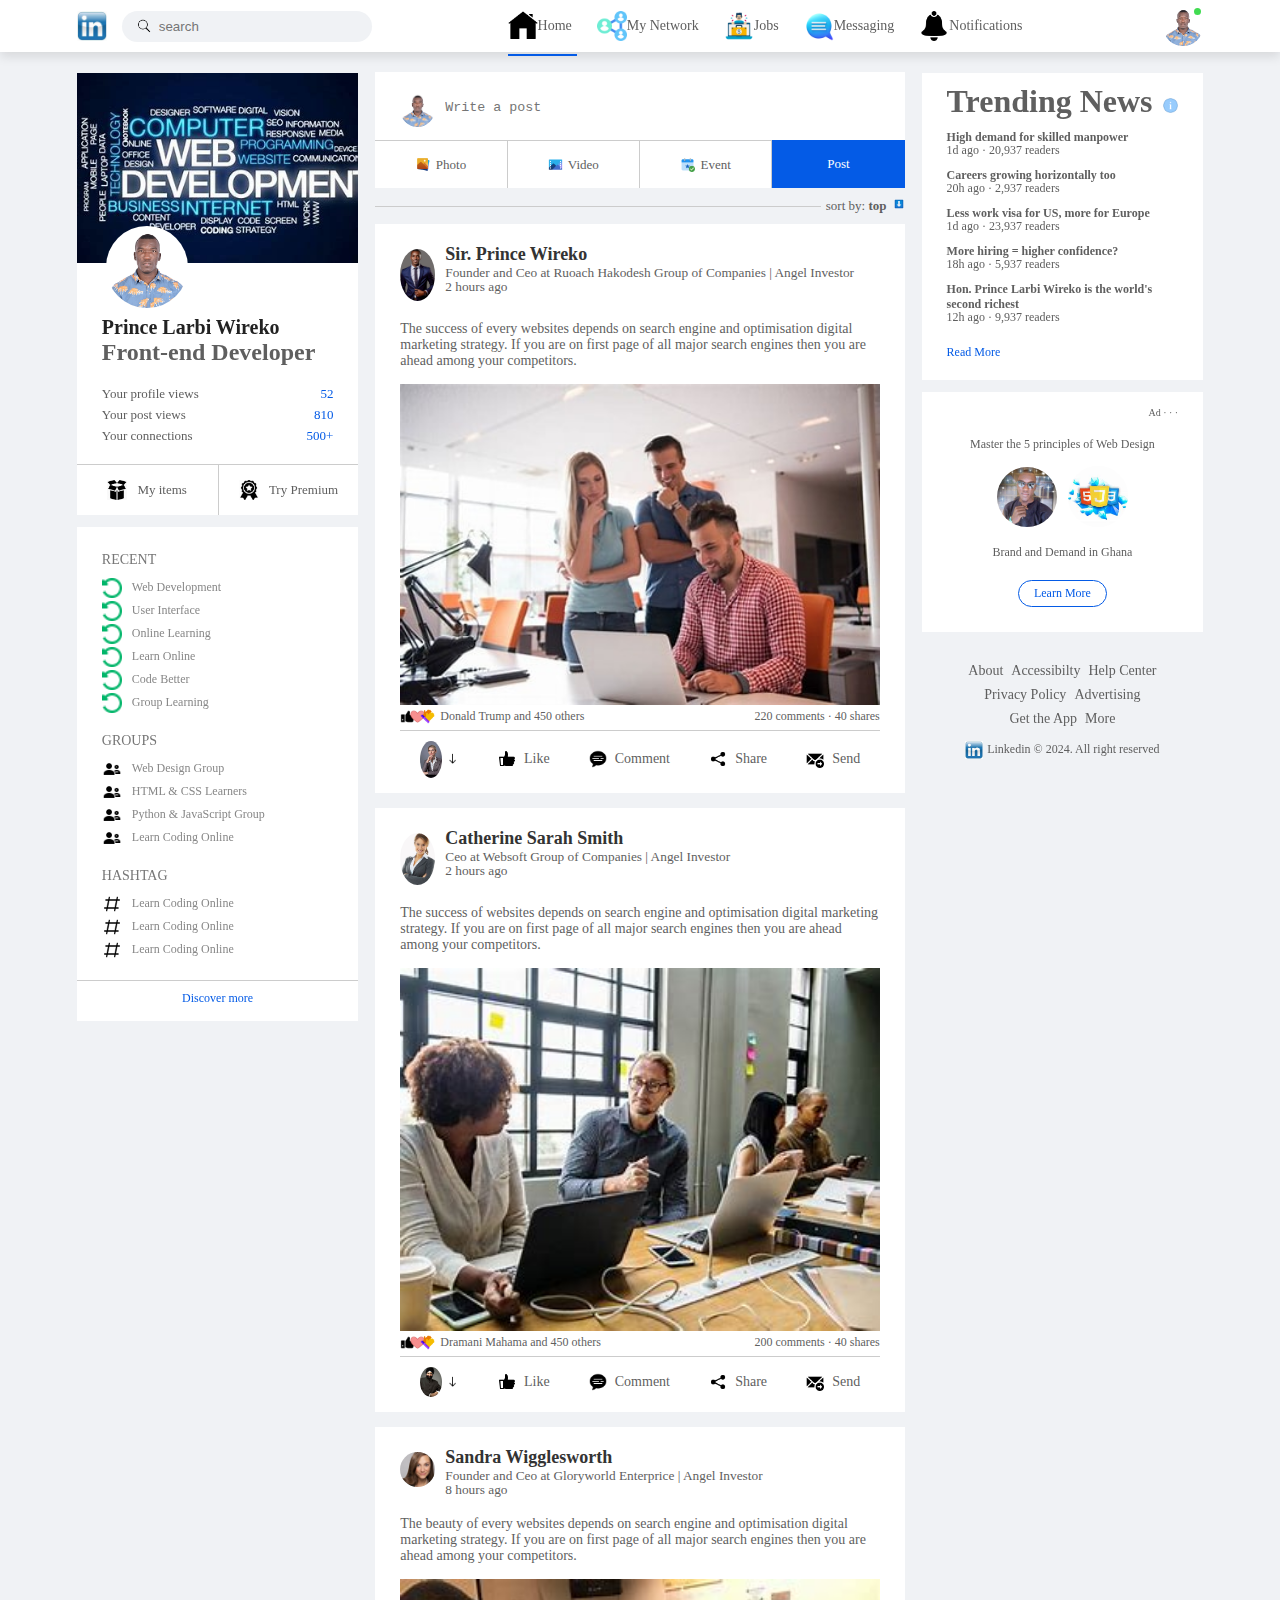
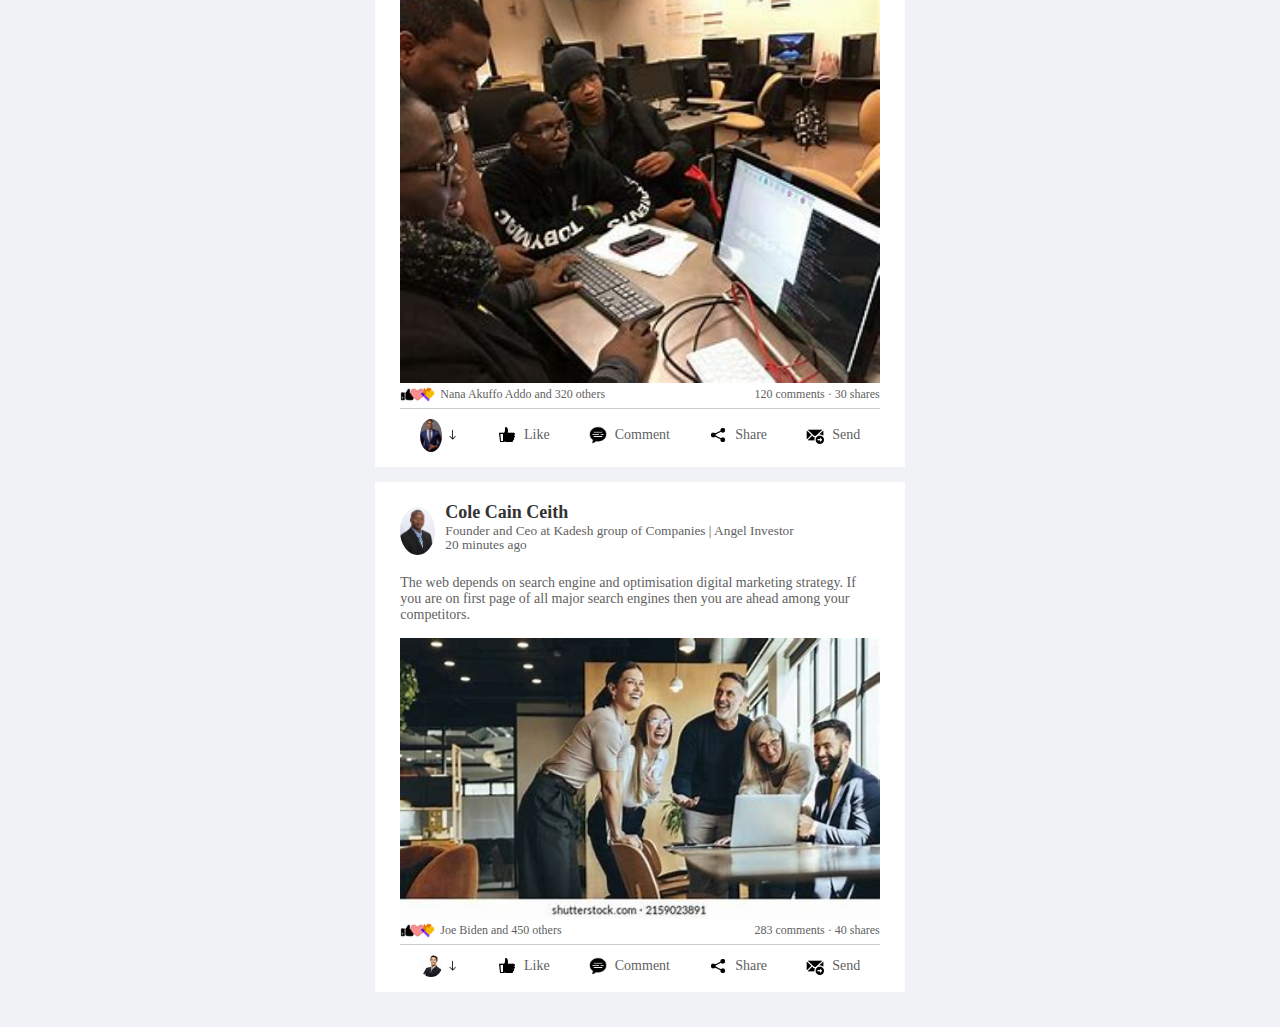
<file: index.html>
<!DOCTYPE html>
<html lang="en">
<head>
    <meta charset="UTF-8">
    <meta http-equiv="X-UA-Compatible" content="ie=edge">
    <meta name="viewport" content="width=device-width, initial-scale=1.0">
    <title>Social Linkedin Website</title>
    <link rel="stylesheet" href="style.css">
</head>
<body>

    <nav class="navbar">
        <div class="navbar-left">
            <a href="index.html" class="logo"><img src="images/logo2.jpg"></a>

            <div class="search-box">
                <img src="images/search.png">
                <input type="text" placeholder="search">
            </div>

        </div>
        <div class="navbar-center">
            <ul>
               <li><a href="#" class="active-link"><img src="images/home.png"><span>Home</span></a></li>
               <li><a href="#"><img src="images/connections.png"><span>My Network</span></a></li>
               <li><a href="#"><img src="images/jobs.png"><span>Jobs</span></a></li>
               <li><a href="#"><img src="images/message.png"><span>Messaging</span></a></li>
               <li><a href="#"><img src="images/notification.png"><span>Notifications</span></a></li>
            </ul>
        </div>
        <div class="navbar-right">
            <div class="online">
                <img src="images/USA Passport Pic .JPG" class="nav-profile-img" onclick="toggleMenu()">
            </div>
        </div>

        <!-- profile-drop-down-menu -->
        <div class="profile-menu-wrap" id="profileMenu">
            <div class="profile-menu">
                <div class="user-info">
                    <img src="images/USA Passport Pic .JPG">
                    <div>
                        <h3>Prince Larbi Wireko</h3>
                        <a href="profile.html">See your profile</a>
                    </div>
                </div>
                <hr>
                <a href="#" class="profile-menu-link">
                    <img src="images/feedback.png">
                    <p>Give feedback</p>
                    <span>></span>
                </a>
                <a href="#" class="profile-menu-link">
                    <img src="images/setting2.png">
                    <p>Setting & Privacy</p>
                    <span>></span>
                </a>
                <a href="#" class="profile-menu-link">
                    <img src="images/help.png">
                    <p>Help & Support</p>
                    <span>></span>
                </a>
                <a href="#" class="profile-menu-link">
                    <img src="images/display1.png">
                    <p>Display & Accessibilty</p>
                    <span>></span>
                </a>
                <a href="#" class="profile-menu-link">
                    <img src="images/logout.png">
                    <p>Logout</p>
                    <span>></span>
                </a>

            </div>
        </div>
    </nav>
    <!-- navbar close -->

<div class="container">
    <!-- left-sidebar -->
    <div class="left-sidebar">
        <div class="sidebar-profile-box">
            <img src="images/cover-pic5.jpg" width="100%">
            <div class="sidebar-profile-info">
                <img src="images/USA Passport Pic .JPG">
                <h1>Prince Larbi Wireko</h1>
                <h2>Front-end Developer</h2>
                <ul>
                    <li>Your profile views<span>52</span></li>
                    <li>Your post views<span>810</span></li>
                    <li>Your connections<span>500+</span></li>
                </ul>
            </div>
            <div class="sidebar-profile-link">
                <a href="#"><img src="images/items.jpg">My items</a>
                <a href="#"><img src="images/premium.jpg"> Try Premium</a>
            </div>
        </div>

        <div class="sidebar-activity" id="sidebarActivity">
            <h3>RECENT</h3>
            <a href="#"><img src="images/recent3.png" >Web Development</a>
            <a href="#"><img src="images/recent3.png" >User Interface</a>
            <a href="#"><img src="images/recent3.png" >Online Learning</a>
            <a href="#"><img src="images/recent3.png" >Learn Online</a>
            <a href="#"><img src="images/recent3.png" >Code Better</a>
            <a href="#"><img src="images/recent3.png" >Group Learning</a>
            <h3>GROUPS</h3>
            <a href="#"><img src="images/Group.png" >Web Design Group</a>
            <a href="#"><img src="images/Group.png" >HTML & CSS Learners</a>
            <a href="#"><img src="images/Group.png" >Python & JavaScript Group</a>
            <a href="#"><img src="images/Group.png" >Learn Coding Online</a>
            <h3>HASHTAG</h3>
            <a href="#"><img src="images/Hashtag.png" >Learn Coding Online</a>
            <a href="#"><img src="images/Hashtag.png" >Learn Coding Online</a>
            <a href="#"><img src="images/Hashtag.png" >Learn Coding Online</a>
            <div class="discover-more-link">
                <a href="#">Discover more</a>
            </div>
        </div>

        <p id="showMoreLink" onclick="toggleActivity()">Show more <b>+</b></p>
    </div>
    <!-- main-content -->
    <div class="main-content">

        <div class="create-post">
            <div class="create-post-input">
                <img src="images/USA Passport Pic .JPG">
                <textarea rows="2" placeholder="Write a post"></textarea>
            </div>
            <div class="create-post-links">
                <li><img src="images/photo.png">Photo</li>
                <li><img src="images/video.png">Video</li>
                <li><img src="images/event.png">Event</li>
                <li>Post</li>
            </div>
        </div>
        <div class="sort-by">
            <hr>
            <p>sort by: <span>top <img src="images/down-arrow2.png"></span></p>
        </div>

        <div class="post">
            <div class="post-author">
                <img src="images/new look.jpg">
                <div>
                    <h1>Sir. Prince Wireko</h1>
                    <small>Founder and Ceo at Ruoach Hakodesh Group of Companies | Angel Investor</small>
                    <small>2 hours ago</small>
                </div>
            </div>
            <p>The success of every websites depends on search engine and optimisation
                digital marketing strategy. If you are on first page of all major search 
                engines then you are ahead among your competitors.
            </p>
            <img src="images/websiteimage.jpg" width="100%">

            <div class="post-stats">
                <div>
                    <img src="images/thumbsup2.png">
                    <img src="images/love.png">
                    <img src="images/clap.png">
                    <span class="liked-users">Donald Trump and 450 others</span>
                </div>
                <div>
                    <span>220 comments &middot; 40 shares</span>
                </div>
            </div>
            <div class="post-activity">
                <div>
                    <img src="images/user23.jpg" class="post-activity-user-icon">
                    <img src="images/down234.png" class="post-activity-arrow-icon">
                </div>
                <div class="post-activity-link">
                    <img src="images/liked.png">
                    <span>Like</span>
                </div>
                <div class="post-activity-link">
                    <img src="images/comment.png">
                    <span>Comment</span>
                </div>
                <div class="post-activity-link">
                    <img src="images/Share.png">
                    <span>Share</span>
                </div>
                <div class="post-activity-link">
                    <img src="images/send.png">
                    <span>Send</span>
                </div>
            </div>
        </div>

        <div class="post">
            <div class="post-author">
                <img src="images/busnesswoman2.jpg">
                <div>
                    <h1>Catherine Sarah Smith</h1>
                    <small>Ceo at Websoft Group of Companies | Angel Investor</small>
                    <small>2 hours ago</small>
                </div>
            </div>
            <p>The success of websites depends on search engine and optimisation
                digital marketing strategy. If you are on first page of all major search 
                engines then you are ahead among your competitors.
            </p>
            <img src="images/websiteworker.jpg" width="100%">

            <div class="post-stats">
                <div>
                    <img src="images/thumbsup2.png">
                    <img src="images/love.png">
                    <img src="images/clap.png">
                    <span class="liked-users">Dramani Mahama and 450 others</span>
                </div>
                <div>
                    <span>200 comments &middot; 40 shares</span>
                </div>
            </div>
            <div class="post-activity">
                <div>
                    <img src="images/businessmogul.jpg" class="post-activity-user-icon">
                    <img src="images/down234.png" class="post-activity-arrow-icon">
                </div>
                <div class="post-activity-link">
                    <img src="images/liked.png">
                    <span>Like</span>
                </div>
                <div class="post-activity-link">
                    <img src="images/comment.png">
                    <span>Comment</span>
                </div>
                <div class="post-activity-link">
                    <img src="images/Share.png">
                    <span>Share</span>
                </div>
                <div class="post-activity-link">
                    <img src="images/send.png">
                    <span>Send</span>
                </div>
            </div>
        </div>

        <div class="post">
            <div class="post-author">
                <img src="images/user24.jpg">
                <div>
                    <h1>Sandra Wigglesworth</h1>
                    <small>Founder and Ceo at Gloryworld Enterprice | Angel Investor</small>
                    <small>8 hours ago</small>
                </div>
            </div>
            <p>The beauty of every websites depends on search engine and optimisation
                digital marketing strategy. If you are on first page of all major search 
                engines then you are ahead among your competitors.
            </p>
            <img src="images/websitecyber.jpg" width="100%">

            <div class="post-stats">
                <div>
                    <img src="images/thumbsup2.png">
                    <img src="images/love.png">
                    <img src="images/clap.png">
                    <span class="liked-users">Nana Akuffo Addo and 320 others</span>
                </div>
                <div>
                    <span>120 comments &middot; 30 shares</span>
                </div>
            </div>
            <div class="post-activity">
                <div>
                    <img src="images/new look.jpg" class="post-activity-user-icon">
                    <img src="images/down234.png" class="post-activity-arrow-icon">
                </div>
                <div class="post-activity-link">
                    <img src="images/liked.png">
                    <span>Like</span>
                </div>
                <div class="post-activity-link">
                    <img src="images/comment.png">
                    <span>Comment</span>
                </div>
                <div class="post-activity-link">
                    <img src="images/Share.png">
                    <span>Share</span>
                </div>
                <div class="post-activity-link">
                    <img src="images/send.png">
                    <span>Send</span>
                </div>
            </div>
        </div>

        <div class="post">
            <div class="post-author">
                <img src="images/bussinessman34.jpg">
                <div>
                    <h1>Cole Cain Ceith</h1>
                    <small>Founder and Ceo at Kadesh group of Companies | Angel Investor</small>
                    <small>20 minutes ago</small>
                </div>
            </div>
            <p>The web depends on search engine and optimisation
                digital marketing strategy. If you are on first page of all major search 
                engines then you are ahead among your competitors.
            </p>
            <img src="images/Websiteshutter.jpg" width="100%">

            <div class="post-stats">
                <div>
                    <img src="images/thumbsup2.png">
                    <img src="images/love.png">
                    <img src="images/clap.png">
                    <span class="liked-users">Joe Biden and 450 others</span>
                </div>
                <div>
                    <span>283 comments &middot; 40 shares</span>
                </div>
            </div>
            <div class="post-activity">
                <div>
                    <img src="images/businessman2jpg.jpg" class="post-activity-user-icon">
                    <img src="images/down234.png" class="post-activity-arrow-icon">
                </div>
                <div class="post-activity-link">
                    <img src="images/liked.png">
                    <span>Like</span>
                </div>
                <div class="post-activity-link">
                    <img src="images/comment.png">
                    <span>Comment</span>
                </div>
                <div class="post-activity-link">
                    <img src="images/Share.png">
                    <span>Share</span>
                </div>
                <div class="post-activity-link">
                    <img src="images/send.png">
                    <span>Send</span>
                </div>
            </div>
        </div>

    </div>
    <!-- right-sidebar -->
    <div class="right-sidebar">
        <div class="sidebar-news">
            <img src="images/more2.png" class="info-icon">
            <h1>Trending News</h1>
            <a href="#">High demand for skilled manpower</a>
            <span>1d ago &middot; 20,937 readers</span>

            <a href="#">Careers growing horizontally too</a>
            <span>20h ago &middot; 2,937 readers</span>

            <a href="#">Less work visa for US, more for Europe</a>
            <span>1d ago &middot; 23,937 readers</span>

            <a href="#">More hiring = higher confidence?</a>
            <span>18h ago &middot; 5,937 readers</span>

            <a href="#">Hon. Prince Larbi Wireko is the world's second richest</a>
            <span>12h ago &middot; 9,937 readers</span>

            <a href="#" class="read-more-link">Read More</a>
        </div>

        <div class="sidebar-ad">
            <small>Ad &middot; &middot; &middot;</small>
            <p>Master the 5 principles of Web Design</p>
            <div>
                <img src="images/Pic2019.jpg">
                <img src="images/cover-pic2.jpg">
            </div>
            <b>Brand and Demand in Ghana</b>
            <a href="#" class="ad-link">Learn More</a>
        </div>

        <div class="sidebar-useful-links">
            <a href="#">About</a>
            <a href="#">Accessibilty</a>
            <a href="#">Help Center</a>
            <a href="#">Privacy Policy</a>
            <a href="#">Advertising</a>
            <a href="#">Get the App</a>
            <a href="#">More</a>

            <div class="copyright-msg">
                <img src="images/logo2.jpg">
                <p>Linkedin &#169; 2024. All right reserved</p>
            </div>
        </div>


    </div>
</div>

<script>

     let profileMenu = document.getElementById("profileMenu");

     function toggleMenu() {
        profileMenu.classList.toggle("open-menu"); 
     }

</script>

<script>
 
   let sidebarActivity = document.getElementById("sidebarActivity");
   let moreLink = document.getElementById("showMoreLink");

   function toggleActivity() {
       sidebarActivity.classList.toggle("open-activity");

       if (sidebarActivity.classList.contains("open-activity")) {
           moreLink.innerHTML ="Show Less <b>-</b>";
       }
       else{
           moreLink.innerHTML ="Show more <b>+</b>";
       }
   }

</script>



</body>
</html>
</file>
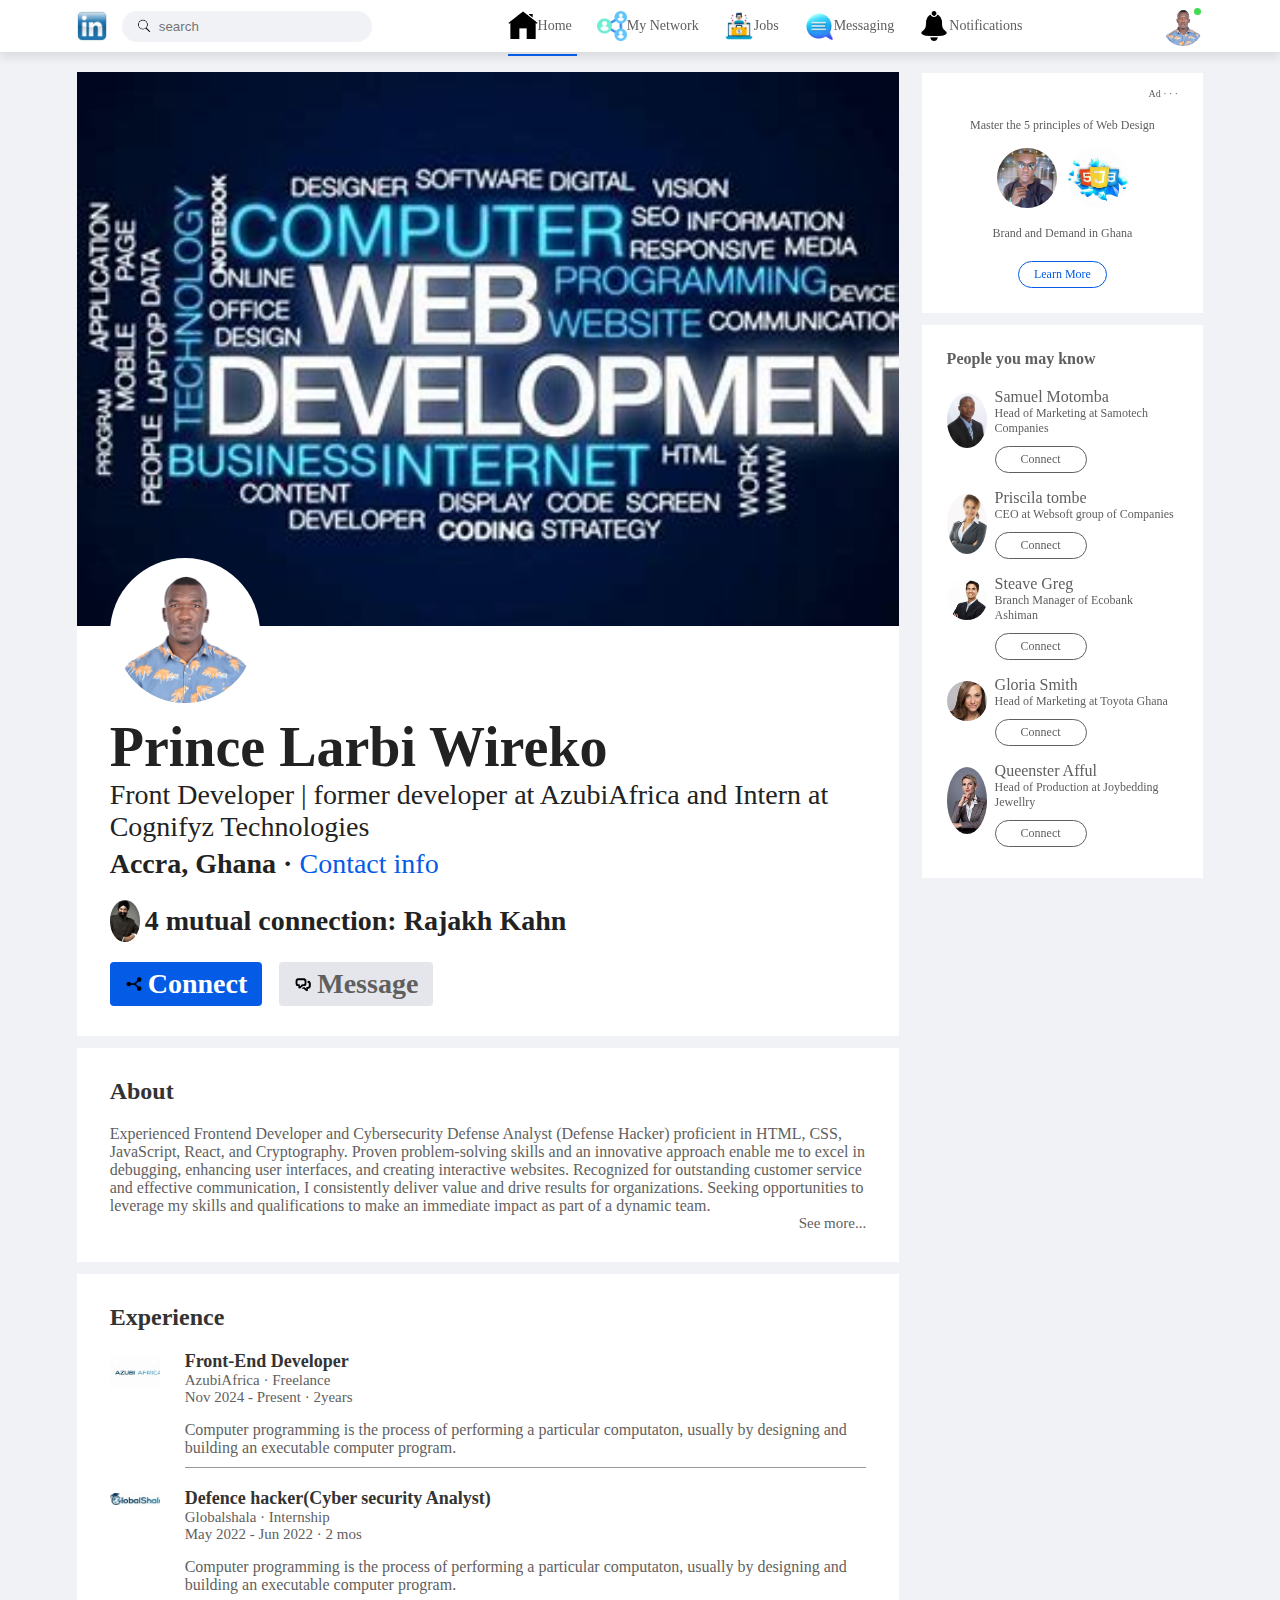
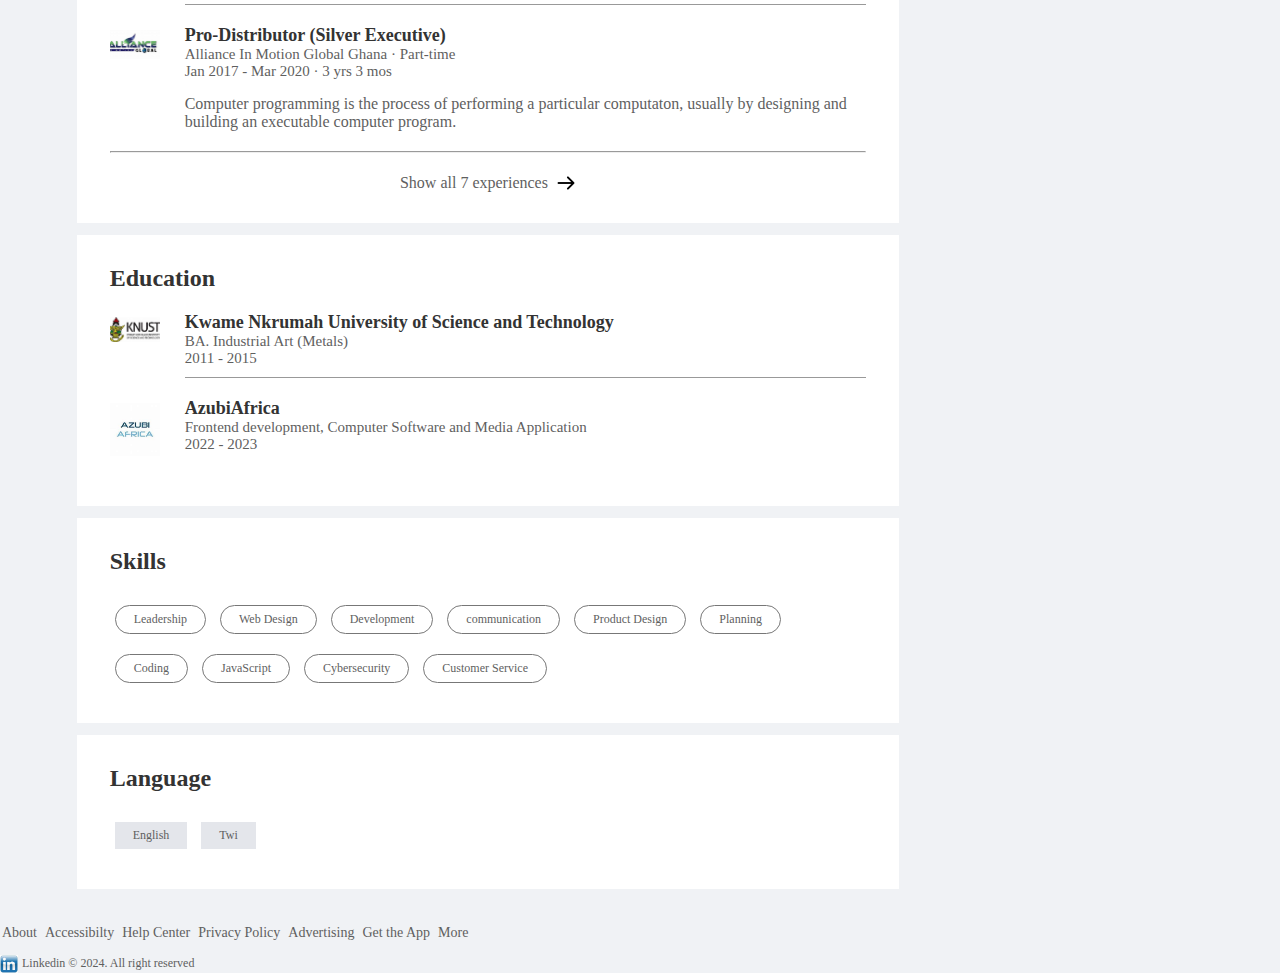
<file: profile.html>
<!DOCTYPE html>
<html lang="en">
<head>
    <meta charset="UTF-8">
    <meta http-equiv="X-UA-Compatible" content="ie=edge">
    <meta name="viewport" content="width=device-width, initial-scale=1.0">
    <title>Social Linkedin Website</title>
    <link rel="stylesheet" href="style.css">
</head>
<body>

    <nav class="navbar">
        <div class="navbar-left">
            <a href="index.html" class="logo"><img src="images/logo2.jpg"></a>

            <div class="search-box">
                <img src="images/search.png">
                <input type="text" placeholder="search">
            </div>

        </div>
        <div class="navbar-center">
            <ul>
               <li><a href="#" class="active-link"><img src="images/home.png"><span>Home</span></a></li>
               <li><a href="#"><img src="images/connections.png"><span>My Network</span></a></li>
               <li><a href="#"><img src="images/jobs.png"><span>Jobs</span></a></li>
               <li><a href="#"><img src="images/message.png"><span>Messaging</span></a></li>
               <li><a href="#"><img src="images/notification.png"><span>Notifications</span></a></li>
            </ul>
        </div>
        <div class="navbar-right">
            <div class="online">
                <img src="images/USA Passport Pic .JPG" class="nav-profile-img" onclick="toggleMenu()">
            </div>
        </div>

        <!-- profile-drop-down-menu -->
        <div class="profile-menu-wrap" id="profileMenu">
            <div class="profile-menu">
                <div class="user-info">
                    <img src="images/USA Passport Pic .JPG">
                    <div>
                        <h3>Prince Larbi Wireko</h3>
                        <a href="profile.html">See your profile</a>
                    </div>
                </div>
                <hr>
                <a href="#" class="profile-menu-link">
                    <img src="images/feedback.png">
                    <p>Give feedback</p>
                    <span>></span>
                </a>
                <a href="#" class="profile-menu-link">
                    <img src="images/setting2.png">
                    <p>Setting & Privacy</p>
                    <span>></span>
                </a>
                <a href="#" class="profile-menu-link">
                    <img src="images/help.png">
                    <p>Help & Support</p>
                    <span>></span>
                </a>
                <a href="#" class="profile-menu-link">
                    <img src="images/display1.png">
                    <p>Display & Accessibilty</p>
                    <span>></span>
                </a>
                <a href="#" class="profile-menu-link">
                    <img src="images/logout.png">
                    <p>Logout</p>
                    <span>></span>
                </a>

            </div>
        </div>

    </nav>
<!-- navbar close -->

<div class="container">
    <div class="profile-main">
        <div class="profile-container">
            <img src="images/cover-pic5.jpg" width="100%">
            <div class="profile-container-inner">
                <img src="images/USA Passport Pic .JPG" class="profile-pic">
                <h1>Prince Larbi Wireko</h1>
                <b>Front Developer | former developer at AzubiAfrica and
                     Intern at Cognifyz Technologies
                    </b>
                     <p>Accra, Ghana &middot; <a href="#">Contact info</a></p>
                    <div class="mutual-connection">
                        <img src="images/businessmogul.jpg">
                        <span>4 mutual connection: Rajakh Kahn</span>
                    </div>
                    <div class="profile-btn">
                        <a href="#" class="primary-btn"><img src="images/connect.png">Connect</a>
                        <a href="#"><img src="images/chat.png">Message</a>
                    </div>
            </div>
        </div>

        <div class="profile-description">
            <h2>About</h2>
            <p>Experienced Frontend Developer and Cybersecurity Defense Analyst (Defense Hacker) proficient in HTML, CSS, JavaScript, React, and Cryptography. 
            Proven problem-solving skills and an innovative approach enable me to excel in debugging, enhancing user interfaces, and creating interactive websites.
            Recognized for outstanding customer service and effective communication, I consistently deliver value and drive results for organizations. 
            Seeking opportunities to leverage my skills and qualifications to make an immediate impact as part of a dynamic team.</p>
            <a href="#" class="see-more-link">See more...</a>
        </div>

        <div class="profile-description">
            <h2>Experience</h2>
            <div class="profile-desc-row">
                <img src="images/AzubiAfrica.jpg">
                <div>
                    <h3>Front-End Developer</h3>
                    <b>AzubiAfrica &middot; Freelance</b>
                    <b>Nov 2024 - Present &middot; 2years</b>
                    <p>Computer programming is the process of performing a particular
                    computaton, usually by designing and building an executable computer 
                    program.
                    </p>
                    <hr>
                </div>
            </div>

            <div class="profile-desc-row">
                <img src="images/Globalshala.jpg">
                <div>
                    <h3>Defence hacker(Cyber security Analyst)</h3>
                    <b>Globalshala &middot; Internship</b>
                    <b> May 2022 - Jun 2022 &middot; 2 mos</b>
                    <p>Computer programming is the process of performing a particular
                    computaton, usually by designing and building an executable computer 
                    program.
                    </p>
                    <hr>
                </div>
            </div>

            <div class="profile-desc-row">
                <img src="images/Aimglobal.jpg">
                <div>
                    <h3>Pro-Distributor (Silver Executive)</h3>
                    <b>Alliance In Motion Global Ghana &middot; Part-time</b>
                    <b> Jan 2017 - Mar 2020 &middot; 3 yrs 3 mos</b>
                    <p>Computer programming is the process of performing a particular
                    computaton, usually by designing and building an executable computer 
                    program.
                    </p>
                   
                </div>
            </div>
           
             <hr>
             <a href="#" class="experience-link">Show all 7 experiences <img src="images/right arrow.png" alt=""></a>

        </div>

        <div class="profile-description">
            <h2>Education</h2>
            <div class="profile-desc-row">
                <img src="images/knust.jpg">
                <div>
                    <h3>Kwame Nkrumah University of Science and Technology</h3>
                    <b>BA. Industrial Art (Metals)</b>
                    <b>2011 - 2015</b>
                    <hr>
                </div>
            </div>
            <div class="profile-desc-row">
                <img src="images/azubiafricaeducate.jpg">
                <div>
                    <h3>AzubiAfrica</h3>
                    <b>Frontend development, Computer Software and Media Application</b>
                    <b>2022 - 2023</b>
                    
                </div>
            </div>
        </div>

        <div class="profile-description">
            <h2>Skills</h2>
            <a href="#" class="skills-btn">Leadership</a>
            <a href="#" class="skills-btn">Web Design</a>
            <a href="#" class="skills-btn">Development</a>
            <a href="#" class="skills-btn">communication</a>
            <a href="#" class="skills-btn">Product Design</a>
            <a href="#" class="skills-btn">Planning</a>
            <a href="#" class="skills-btn">Coding</a>
            <a href="#" class="skills-btn">JavaScript</a>
            <a href="#" class="skills-btn">Cybersecurity</a>
            <a href="#" class="skills-btn">Customer Service</a>
        </div>
        <div class="profile-description">
            <h2>Language</h2>
            <a href="#" class="Language-btn">English</a>
            <a href="#" class="Language-btn">Twi</a> 
        </div>

    </div>
    <!-- profile-sidebar -->
    <div class="profile-sidebar">

        <div class="sidebar-ad">
            <small>Ad &middot; &middot; &middot;</small>
            <p>Master the 5 principles of Web Design</p>
            <div>
                <img src="images/Pic2019.jpg">
                <img src="images/cover-pic2.jpg">
            </div>
            <b>Brand and Demand in Ghana</b>
            <a href="#" class="ad-link">Learn More</a>
        </div>

        <div class="sidebar-people">
            <h3>People you may know</h3>
            <div class="sidebar-people-row">
                <img src="images/bussinessman34.jpg">
                <div>
                    <h2>Samuel Motomba</h2>
                    <p>Head of Marketing at Samotech Companies</p>
                    <a href="#">Connect</a>
                </div>
            </div>
            <div class="sidebar-people-row">
                <img src="images/busnesswoman2.jpg">
                <div>
                    <h2>Priscila tombe</h2>
                    <p>CEO at Websoft group of Companies</p>
                    <a href="#">Connect</a>
                </div>
            </div>
            <div class="sidebar-people-row">
                <img src="images/businessman2jpg.jpg">
                <div>
                    <h2>Steave Greg</h2>
                    <p>Branch Manager of Ecobank Ashiman</p>
                    <a href="#">Connect</a>
                </div>
            </div>
            <div class="sidebar-people-row">
                <img src="images/user24.jpg">
                <div>
                    <h2>Gloria Smith</h2>
                    <p>Head of Marketing at Toyota Ghana</p>
                    <a href="#">Connect</a>
                </div>
            </div>
            <div class="sidebar-people-row">
                <img src="images/user23.jpg">
                <div>
                    <h2>Queenster Afful</h2>
                    <p>Head of Production at Joybedding Jewellry</p>
                    <a href="#">Connect</a>
                </div>
            </div>
        </div>

    </div>
</div>

<div class="profile-footer">
    <div class="sidebar-useful-links">
        <a href="#">About</a>
        <a href="#">Accessibilty</a>
        <a href="#">Help Center</a>
        <a href="#">Privacy Policy</a>
        <a href="#">Advertising</a>
        <a href="#">Get the App</a>
        <a href="#">More</a>

        <div class="copyright-msg">
            <img src="images/logo2.jpg">
            <p>Linkedin &#169; 2024. All right reserved</p>
        </div>
    </div>
</div>


<script>

     let profileMenu = document.getElementById("profileMenu");

     function toggleMenu() {
        profileMenu.classList.toggle("open-menu"); 
     }

</script>

</body>
</html>
</file>
<file: style.css>
@import url('https://fonts.googleapis.com/css?family=Poppins:400,500&display=swap');
*{
    margin: 0;
    padding: 0;
    font-family: 'Poppins' sans-serif;
    box-sizing: border-box;
}
body{
    background: #f0f2f5;
    color: #5f5f5f;
}
a{
    text-decoration: none;
    color: #5f5f5f;
}
.navbar{
    display: flex;
    align-items: center;
    justify-content: space-between;
    background: #fff;
    padding: 6px 6%;
    position: sticky;
    top: 0;
    z-index: 100;
    box-shadow: 0 5px 10px rgba(0, 0, 0, 0.1);
}
.logo img{
    width: 30px;
    margin-right: 15px;
    display: block;
}
.navbar-center ul li{
    display: inline-block;
    list-style: none;
}
.navbar-center ul li a{
    display: flex;
    align-items: center;
    font-size: 14px;
    margin: 5px 8px;
    padding-right: 5px;
    position: relative;
}
.navbar-center ul li a img{
    width: 30px;
}
.navbar-center ul li a::after {
    content: '';
    width: 0;
    height: 2px;
    background: #045be6;
    position: absolute;
    bottom: -15px;
    transition: width 0.3s;
}
.navbar-center ul li a:hover::after,
.navbar-center ul li a.active-link::after
{
    width: 100%; 
}
.nav-profile-img{
    width: 40px;
    border-radius: 50%;
    display: block;
    cursor: pointer;
    position: relative;
}
.online{
    position: relative;
}
.online::after{
    content: '';
    width: 7px;
    height: 7px;
    border: 2px solid #fff;
    border-radius: 50%;
    right: 0px;
    top: 0px;
    background: #41db51;
    position: absolute;
}
.search-box{
    background: #f0f2f5;
    width: 250px;
    border-radius: 20px;
    display: flex;
    align-items: center;
    padding: 0 15px;
}
.navbar-left{
    display: flex;
    align-items: center;
}
.search-box img{
    width: 14px;
}
.search-box input{
    width: 100%;
    background: transparent;
    padding: 8px;
    outline: none;
    border: 0;
}
/* navbar end */

.container{
    padding: 20px 6%;
    display: flex;
    flex-wrap: wrap;
    justify-content: space-between;
}

/* left-sidebar */
.left-sidebar{
    flex-basis: 25%;
    align-self: flex-start; 
    position: sticky;
    top: 73px;
 }
 .sidebar-profile-box{
    background: #fff;
}
.sidebar-profile-info{
    padding: 0 25px;
}
.sidebar-profile-info img{
    width: 90px;
    border-radius: 50%;
    padding: #fff;
    padding: 4px;
    margin-top: -45px;
}
.sidebar-profile-info h1{
    font-size: 20px;
    font-weight: 600;
    color: #222;
}
.sidebar-profile-info h3{
    font-size: 14px;
    font-weight: 500;
    color: #777;
}
.sidebar-profile-info ul{
    list-style: none;
    margin: 20px 0;
}
.sidebar-profile-info ul li{
    width: 100%;
    margin: 5px 0;
    font-size: 13px;
}
.sidebar-profile-info ul li span{
    float: right;
    color: #045be6;
}
.sidebar-profile-link{
    display: flex;
    align-items: center;
    border-top: 1px solid #ccc;
}

.sidebar-profile-link a{
    flex-basis: 50%;
    display: flex;
    align-items: center;
    justify-content: center;
    padding: 15px 0;
    font-size: 13px;
    border-left: 1px solid #ccc;
}
.sidebar-profile-link a:first-child{
    border-left: 0;
}
.sidebar-profile-link a img{
    width: 20px;
    margin-right: 10px;
}
.sidebar-activity{
    background: #fff;
    padding: 5px 25px;
    margin: 12px 0;
}
.sidebar-activity h3{
    color: #777;
    font-size: 14px;
    font-weight: 500;
    margin: 20px 0 10px;
}
.sidebar-activity a{
    display: flex;
    align-items: center;
    font-size: 12px;
    font-weight: 500;
    color: #888;
    margin: 3px 0;
}

.sidebar-activity a img{
    width: 20px;
    margin-right: 10px;
}
.discover-more-link{
    border-top: 1px solid #ccc;
    text-align: center;
    margin-top: 20px;
    margin-left: -25px;
    margin-right: -25px;
}
.discover-more-link a{
    color: #045be6;
    display: inline-block;
    margin: 10px 0;

}

 /* right-sidebar */
.right-sidebar{
    flex-basis: 25%;
    align-self: flex-start; 
    position: sticky;
    top: 73px;
 }
.sidebar-news{
    background: #fff;
    padding: 10px 25px;
}
.info-icon{
    width: 15px;
    float: right;
    margin-top: 15px;
}

.sidebar-news h3{
    font-size: 18px;
    font-weight: 600;
    color: #333;
    margin: 10px 0 30px;
}
.sidebar-news a{
    display: block;
    font-size: 12px;
    font-weight: 600;
    margin-top: 10px;
    margin-bottom: -5px;
}
.sidebar-news span{
    font-size: 12px;
}

.sidebar-news .read-more-link{
    color: #045be6;
    font-weight: 500;
    margin: 20px 0 10px;
}

.sidebar-ad{
    background: #fff;
    padding: 15px 25px;
    text-align: center;
    margin: 12px 0;
    font-size: 12px;
}
.sidebar-ad img{
    width: 60px;
    border-radius: 50%;
    margin: 4px;
}
 .sidebar-ad small{
    float: right;
    font-weight: 500;
 }
.sidebar-ad p{
    margin-top: 30px;
    margin-bottom: 10px;
}
.sidebar-ad b{
    display: block;
    font-weight: 500;
    margin-top: 10px;
}
.ad-link{
    display: inline-block;
    border: 1px solid #045be6;
    border-radius: 30px;
    padding: 5px 15px;
    color: #045be6;
    font-weight: 500;
    margin: 20px auto 10px;
}
.sidebar-useful-links{
    padding: 15px 25px;
    text-align: center;
}
.sidebar-useful-links a{
    display: inline-block;
    font-size: 14px;
    margin: 4px 2px;
}
.copyright-msg{
    display: flex;
    align-items: center;
    justify-content: center;
    font-size: 12px;
    margin-top: 10px;
    font-weight: 500;
}
.copyright-msg img{
    width: 18px;
    margin-right: 4px;
}


  /* main-content */
.main-content{
    flex-basis: 47%;
 }
.create-post{
    background: #fff;
}
.create-post-input{
    padding: 20px 25px 10px;
    display: flex;
    align-items: flex-start;
}
.create-post-input img{
    width: 35px;
    border-radius: 50%;
    margin-right: 10px;
}
.create-post-input textarea{
    width: 100%;
    border: 0;
    outline: 0;
    resize: none;
    background: transparent;
    margin-top: 8px;
}
::placeholder{
    font-weight: 500;
}
.create-post-links{
    display: flex;
    align-items: flex-start;
}
.create-post-links li{
    list-style: none;
    border-top: 1px solid #ccc;
    border-right: 1px solid #ccc;
    flex-basis: 25%;
    height: 48px;
    font-size: 13px;
    display: flex;
    align-items: center;
    justify-content: center;
    cursor: pointer;
}
.create-post-links li img{
    width: 15px;
    margin-right: 5px;
}
.create-post-links li:last-child{
    background: #045be6;
    color: #fff;
    border-top: 0;
    border-right: 0;
}
.sort-by{
    display: flex;
    align-items: center;
    margin: 10px 0;
}
.sort-by hr{
    flex: 1;
    border: 0;
    height: 1px;
    background: #ccc;
}
.sort-by p{
    font-size: 13px;
    padding-left: 5px;
}
.sort-by p span{
    font-weight: 600;
    cursor: pointer;
}
.sort-by p span img{
    width: 12px;
    margin-left: 3px;
}
.post{
    background: #fff;
    padding: 20px 25px 5px;
    margin: 5px 0 15px;
}
.post-author{
    display: flex;
    align-items: flex-start;
    margin-bottom: 20px;
}
.post-author img{
    width: 35px;
    border-radius: 50%;
    margin-right: 10px;
    margin-top: 5px;
}

.post-author h1{
    font-size: 18px;
    font-weight: 600;
    color: #333;
}
.post-author small{
    display: block;
    margin-bottom: -2px;
}
.post p{
    font-size: 14px;
    margin-bottom: 15px;
}
.post-stats{
    display: flex;
    flex-wrap: wrap;
    align-items: center;
    justify-content: space-between;
    font-size: 12px;
    border-bottom: 1px solid #ccc;
    padding-bottom: 6px;
}
.post-stats div{
    display: flex;
    align-items: center;
}
.post-stats img{
    width: 15px;
    margin-right: -5px;
}
.liked-users{
    margin-left: 10px;
}
.post-activity{
    display: flex;
    align-items: center;
    justify-content: space-around;
    padding: 10px 0;
    font-size: 14px;
    font-weight: 500;
}
.post-activity div{
    display: flex;
    align-items: center;
}
.post-activity-user-icon{
    width: 22px;
    border-radius: 50%;
}
.post-activity-arrow-icon{
    width: 12px;
    margin-left: 5px;
}
.post-activity-link img{
    width: 18px;
    margin-right: 8px;
}

/* profile-drop-down-menu */
.profile-menu-wrap{
    position: absolute;
    top: 100%;
    right: 5%;
    width: 320px;
    max-height: 0;
    overflow: hidden;
    transition: max-height 0.5s;
}

.profile-menu-wrap.open-menu{
    max-height: 400px;
}

.profile-menu{
    background: #222;
    color: #fff;
    padding: 20px;
    margin: 10px;
}
.user-info{
    display: flex;
    align-items: center;
}
.user-info img{
    width: 50px;
    border-radius: 50%;
    margin-right: 15px;
}
.user-info h3{
    font-weight: 500;
    margin-bottom: -7px;
} 
.user-info a{
    color: #c9dbf8;
    font-size: 13px;
}
.profile-menu hr{
    border: 0;
    height: 1px;
    width: 100%;
    background: #fff;
    margin: 15px 0 10px;
}
.profile-menu-link{
    display: flex;
    align-items: center;
    color: #fff;
    margin: 12px 0;
    font-size: 14px;
}
.profile-menu-link p{
    width: 100%;
}
.profile-menu-link img{
    width: 35px;
    border-radius: 50%;
    margin-right: 15px;
}

/* profile-page */
.profile-main{
    flex-basis: 73%;
}
.profile-sidebar{
    flex-basis: 25%;
    align-self: flex-start;
    position: sticky;
    top: 73px;
}
.profile-container{
    background: #fff;
}
.profile-container-inner{
    padding: 0 4% 10px;
}
.profile-pic{
    width: 150px;
    border-radius: 50%;
    margin-top: -75px;
    padding: 5px;
    background: #fff;
}
.profile-container{
    font-size: 28px;
    font-weight: 600;
    color: #222;
}
.profile-container b{
    font-weight: 500;
}
.profile-container p{
    margin-top: 5px;
}
.profile-container p a{
    color: #045be6;
    font-weight: 500;
}
.mutual-connection{
    display: flex;
    align-items: center;
    margin: 20px 0;
}
.mutual-connection img{
    width: 30px;
    border-radius: 50%;
    margin-right: 5px;
}
.profile-btn{
    margin: 20px 0;
}
.profile-btn a{
    display: inline-flex;
    align-items: center;
    background: #e4e6eb;
    padding: 6px 15px;
    border-radius: 4px;
    margin-right: 10px;
}
.profile-btn a img{
    width: 18px;
    margin-right: 5px;
}
.profile-btn .primary-btn{
    background: #045be6;
    color: #fff;
}
.profile-description{
    background: #fff;
    padding: 20px 4% 30px;
    margin: 12px 0;
}
.profile-description h2{
    color: #333;
    margin: 10px 0 20px;
    font-weight: 600;
}
.see-more-link{
    display: block;
    text-align: right;
    font-size: 15px;
}
.profile-desc-row{
    display: flex;
    align-items: flex-start;
    margin: 20px 0;
}
.profile-desc-row img{
    width: 50px;
    margin-right: 25px;
    margin-top: 5px;
}
.profile-desc-row div{
    width: 100%;
}
.profile-desc-row h3{
    font-size: 18px;
    font-weight: 600;
    color: #333;
}
.profile-desc-row b{
    display: block;
    font-weight: 500;
    font-size: 15px;
}
.profile-desc-row p{
    margin-top: 15px;
}
.profile-desc-row hr{
    border: 0;
    border-bottom: 1px solid #999;
    margin-top: 10px;
}
.experience-link{
    display: flex;
    align-items: center;
    justify-content: center;
    padding-top: 20px;
    font-weight: 500;
}
.experience-link img{
    width: 20px;
    margin-left: 8px;
}
.skills-btn{
    display: inline-block;
    margin: 10px 5px;
    padding: 6px 18px;
    border: 1px solid #777;
    border-radius: 30px;
    font-size: 12px;
    font-weight: 500;
}
.Language-btn{
    display: inline-block;
    margin: 10px 5px;
    padding: 6px 18px;
    background: #e4e6eb;
    font-size: 12px;
    font-weight: 500;
}

/* profile-right-sidebar */
.profile-sidebar .sidebar-ad{
    margin: 0;
}
.sidebar-people{
    background: #fff;
    padding: 15px 25px;
    margin: 12px 0;
    font-size: 12px;
}
.sidebar-people h3{
    font-size: 16px;
    font-weight: 600;
    margin: 10px 0 20px;
}
.sidebar-people-row{
    display: flex;
    align-items: flex-start;
    margin: 6px 0;
}
.sidebar-people-row img{
    width: 40px;
    border-radius: 50%;
    margin-right: 8px;
    margin-top: 5px;
}
.sidebar-people-row h2{
    font-weight: 500;
    font-size: 16px;
}
.sidebar-people-row a{
    display: inline-block;
    margin: 10px 0;
    padding: 5px 25px;
    border: 1px solid #5f5f5f;
    border-radius: 30px;
    font-weight: 500;
}
.profile-footer .sidebar-useful-links{
    text-align: left;
    padding: 0;
}
.profile-footer .copyright-msg{
   justify-content: flex-start;
}

#showMoreLink{
    display: none;
}

/* media query for small screen */
@media only screen and (max-width: 600px){
    .search-box{
        background: transparent;
        width: auto;
        padding: 0;
    }
    .search-box input{
        width: 0;
        padding: 0;
    }
    .navbar-center ul li a span{
        display: none;
    }
    .navbar-center ul li a{
        padding-right: 0;
        margin: 5px;
    }
    .nav-profile-img{
        width: 30px;
    }
    .container{
        padding: 15px 3%;
    }
    .left-sidebar, .right-sidebar{
        flex-basis: 100%;
        position: relative;
        top: unset;
    }
    .main-content{
        flex-basis: 100%;
    }
    .post-stats div{
        margin: 2px 0;
    }
    .post-activity-link span{
        display: none;
    }
    .post-activity-link img{
        margin-right: 0;
    }
    .profile-main, .profile-sidebar{
        flex-basis: 100%;
    }
    .profile-container{
        font-size: 14px;
    }
    .profile-pic{
        width: 100px;
        margin-top: -50px;
    }
    .profile-description{
        font-size: 14px;
    }
    #showMoreLink{
        display: block;
        width: fit-content;
        margin: 10px auto;
        font-size: 14px;
        cursor: pointer;
    }
    .sidebar-activity{
        display: none;
    }
    .sidebar-activity.open-activity{
        display: block;
    }
}
</file>
